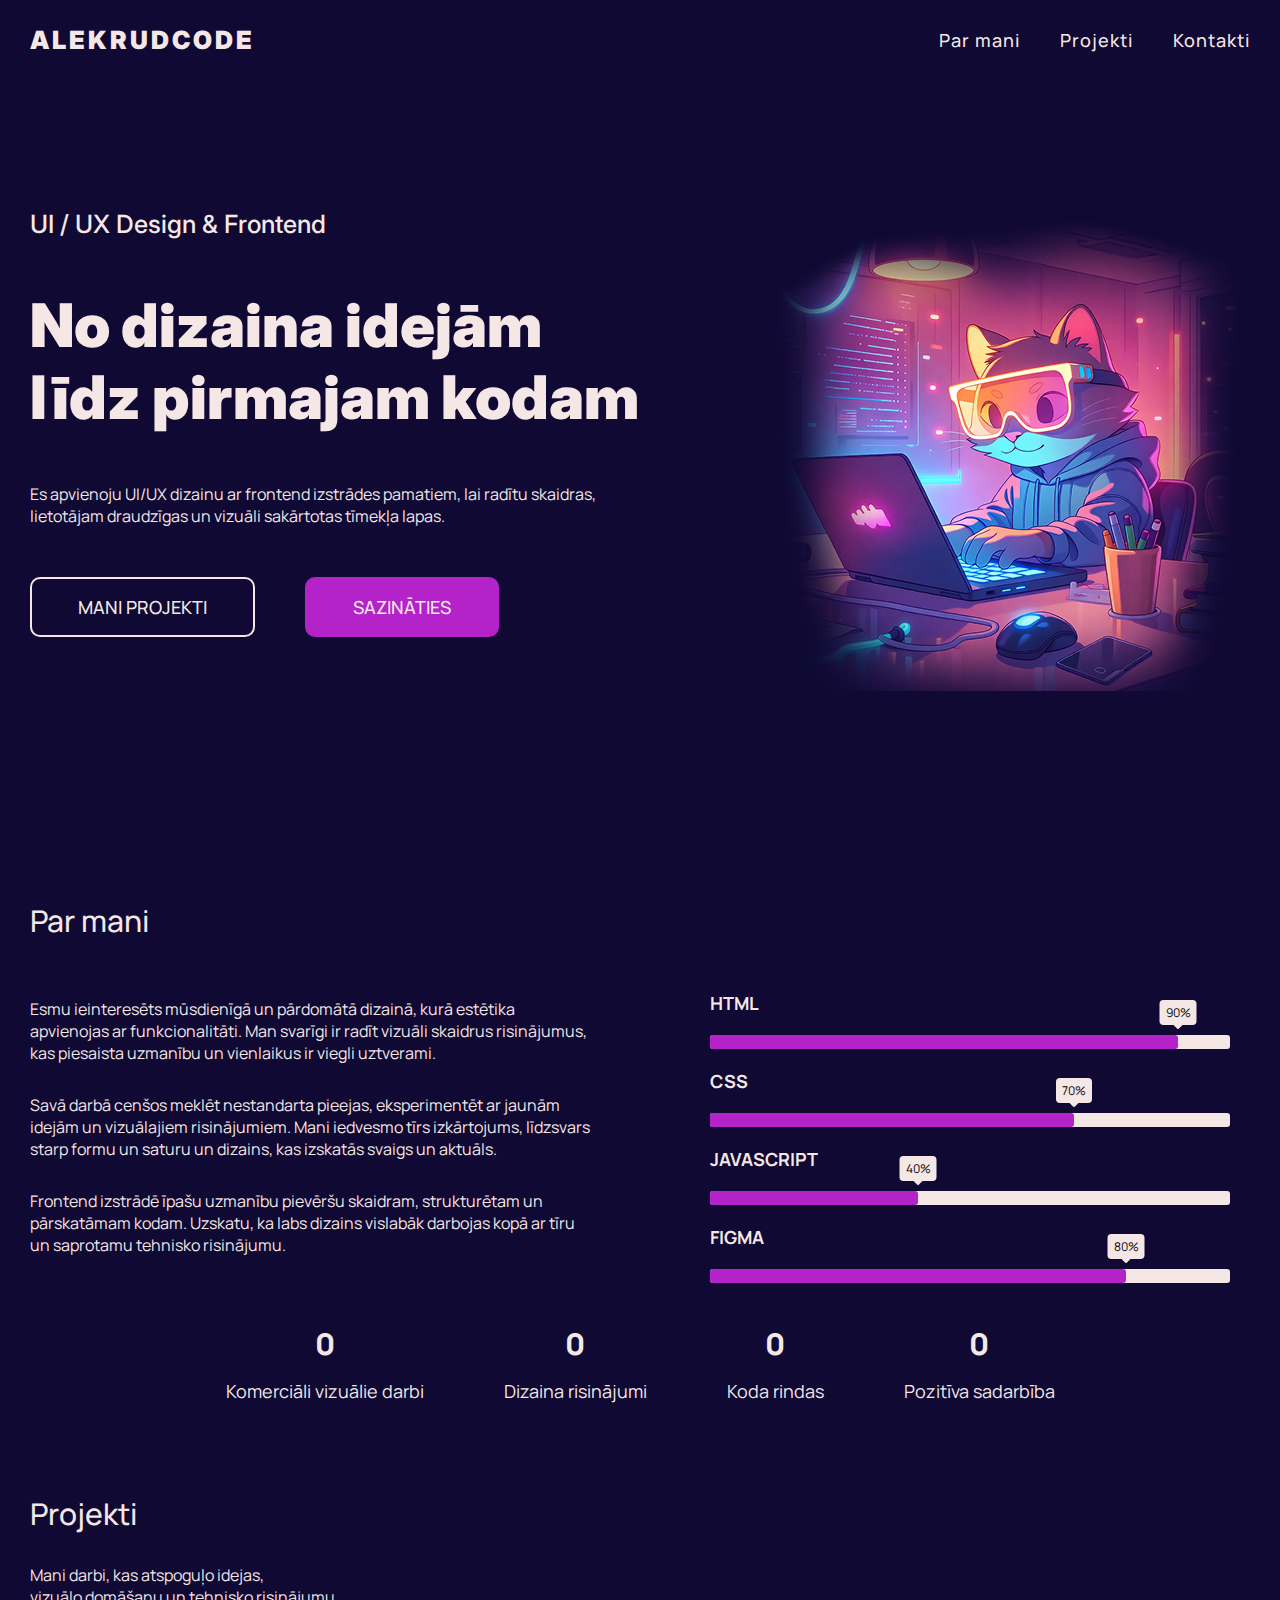
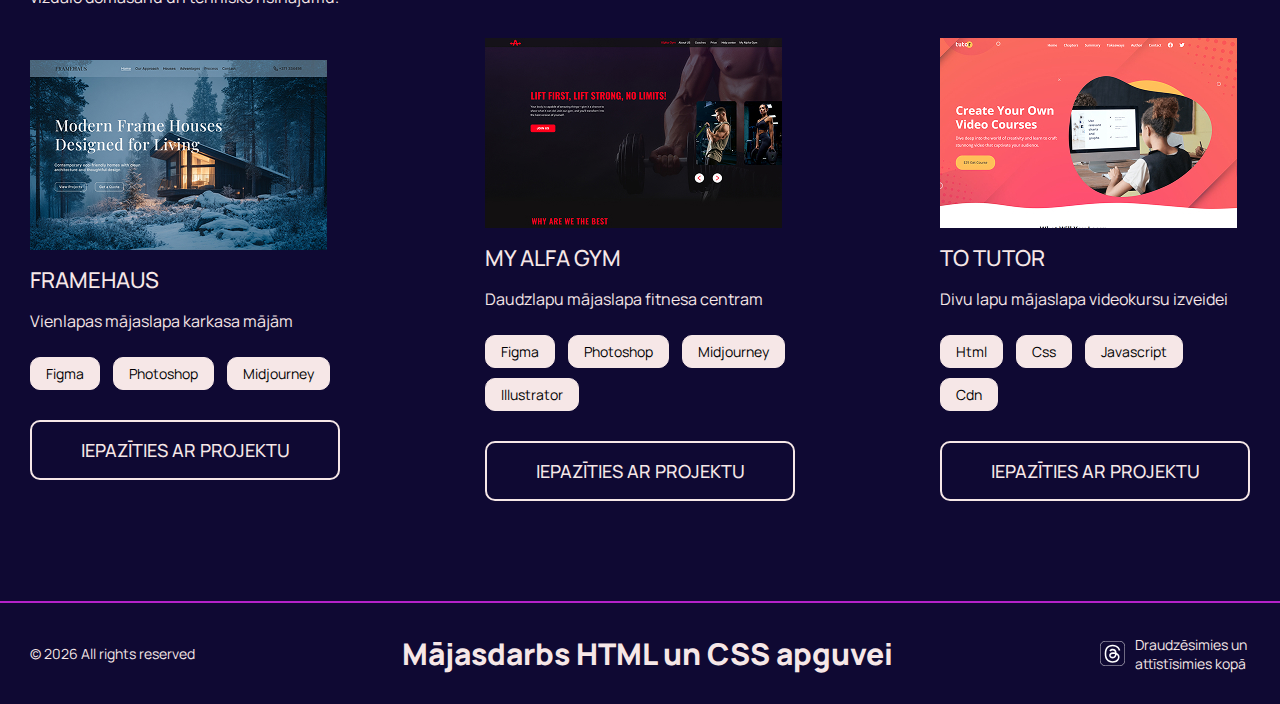
<file: index.html>
<!DOCTYPE html>
<html lang="en">

<head>
  <meta charset="UTF-8">
  <meta name="viewport" content="width=device-width, initial-scale=1.0">
  <meta name="title" content="Frontend & UI/UX Portfolio — Aleksandrs Rudkevics">
  <meta name="description"
    content="Educational frontend project demonstrating UI/UX design principles, responsive layout, animations, and clean HTML/CSS structure.">
  <link rel="preconnect" href="https://fonts.googleapis.com">
  <link rel="preconnect" href="https://fonts.gstatic.com" crossorigin>
  <link
    href="https://fonts.googleapis.com/css2?family=Inter:ital,opsz,wght@0,14..32,100..900;1,14..32,100..900&family=Manrope:wght@200..800&display=swap"
    rel="stylesheet">
  <meta name="author" content="Alek Rudkevica">
  <meta name="keywords" content="frontend, ui ux, web design, html, css, portfolio, responsive design">
  <link rel="stylesheet" href="style.css">
  <link rel="icon" href="img/icon.svg">
  <script src="script.js" defer></script>
  <title>Alekrudcode</title>
</head>

<body>

  <header class="header">
    <div class="container header__container">

      <a href="#" class="header__logo">alekrudcode</a>

      <div class="header__menu-block">

        <div class="header__burger">
          <span></span>
        </div>

        <nav class="header__body">
          <ul class="menu__list">
            <li>
              <a href="#about" class="menu__link">Par mani</a>
            </li>
            <li>
              <a href="#project" class="menu__link">Projekti</a>
            </li>
            <li>
              <a href="contact.html" class="menu__link">Kontakti</a>
            </li>
          </ul>
        </nav>
      </div>

    </div>
  </header>

  <main class="page">

    <section class="hero_section">
      <div class="container">

        <div class="hero-content">

          <div class="hero-text-block">

            <h3 class="hero-sub_title">UI / UX Design & Frontend</h3>

            <h1 class="hero-title">No dizaina idejām līdz pirmajam kodam</h1>

            <p class="hero-text">Es apvienoju UI/UX dizainu ar frontend izstrādes pamatiem,
              lai radītu skaidras, lietotājam draudzīgas un vizuāli sakārtotas
              tīmekļa lapas.</p>

            <div class="hero-btn_block">
              <a href="#" class="btn">Mani projekti</a>
              <a href="#" class="btn_accent">Sazināties</a>
            </div>

          </div>

          <div class="about__me-img-block">
            <img src="img/hero-img.png" alt="Hero img">
          </div>


        </div>

      </div>
    </section>


    <section class="about__me-section" id="about">
      <div class="container">
        <h2 class="title">Par mani</h2>

        <div class="about__me-content">

          <div class="about__me-content_text">
            <p class="about__me-text">
              Esmu ieinteresēts mūsdienīgā un pārdomātā dizainā,
              kurā estētika apvienojas ar funkcionalitāti. Man svarīgi ir radīt vizuāli skaidrus risinājumus, kas
              piesaista uzmanību un vienlaikus ir viegli uztverami.
            </p>

            <p class="about__me-text">
              Savā darbā cenšos meklēt nestandarta pieejas,
              eksperimentēt ar jaunām idejām un vizuālajiem risinājumiem. Mani iedvesmo tīrs izkārtojums, līdzsvars
              starp formu un saturu un dizains, kas izskatās svaigs un aktuāls.
            </p>

            <p class="about__me-text">
              Frontend izstrādē īpašu uzmanību pievēršu
              skaidram, strukturētam un pārskatāmam kodam. Uzskatu, ka labs dizains vislabāk darbojas kopā
              ar tīru un saprotamu tehnisko risinājumu.
            </p>

          </div>

          <div class="about__me-content_skils-block">
            <div class="about__me-content_skill">
              <div class="about__me-content_skill__name">HTML</div>
              <div class="about__me-content_skill__bar">
                <div class="about__me-content_skill-color" color="90%" style="max-width: 90%;"></div>
              </div>
            </div>

            <div class="about__me-content_skill">
              <div class="about__me-content_skill__name">CSS</div>
              <div class="about__me-content_skill__bar">
                <div class="about__me-content_skill-color" color="70%" style="max-width: 70%;"></div>
              </div>
            </div>

            <div class="about__me-content_skill">
              <div class="about__me-content_skill__name">JAVASCRIPT</div>
              <div class="about__me-content_skill__bar">
                <div class="about__me-content_skill-color" color="40%" style="max-width: 40%;"></div>
              </div>
            </div>

            <div class="about__me-content_skill">
              <div class="about__me-content_skill__name">FIGMA</div>
              <div class="about__me-content_skill__bar">
                <div class="about__me-content_skill-color" color="80%" style="max-width: 80%;"></div>
              </div>
            </div>
          </div>

        </div>
        <div class="about__me-date">
          <div class="about__me-date-card">
            <span class="about__me-date-number" data-target="6379">0</span>
            <span class="about__me-date-text">Komerciāli vizuālie darbi</span>
          </div>

          <div class="about__me-date-card">
            <span class="about__me-date-number" data-target="35">0</span>
            <span class="about__me-date-text">Dizaina risinājumi</span>
          </div>

          <div class="about__me-date-card">
            <span class="about__me-date-number" data-target="7000">0</span>
            <span class="about__me-date-text">Koda rindas</span>
          </div>

          <div class="about__me-date-card">
            <span class="about__me-date-number" data-target="6374" data-suffix="+">0</span>
            <span class="about__me-date-text">Pozitīva sadarbība</span>
          </div>
        </div>

      </div>
    </section>

    <section class="about__project" id="project">
      <div class="container">
        <div class="title">Projekti</div>
        <p class="about__project-text">Mani darbi, kas atspoguļo idejas,<br>
          vizuālo domāšanu un tehnisko risinājumu.</p>
        <div class="about__project-card">

          <div class="about__project-item">
            <img src="img/1.jpg" alt="">
            <div class="card_title">FRAMEHAUS</div>
            <p class="card_text">Vienlapas mājaslapa karkasa mājām</p>
            <div class="card__tags">
              <span>Figma</span>
              <span>Photoshop</span>
              <span>Midjourney</span>
            </div>
            <a href="https://www.behance.net/gallery/241940511/FRAMEHAUS-Modern-Frame-House-Website-Concept"
              target="_blank" class="btn">Iepazīties ar projektu</a>
          </div>

          <div class="about__project-item">
            <img src="img/2.jpg" alt="">
            <div class="card_title">MY ALFA GYM</div>
            <p class="card_text">Daudzlapu mājaslapa fitnesa centram</p>
            <div class="card__tags">
              <span>Figma</span>
              <span>Photoshop</span>
              <span>Midjourney</span>
              <span>Illustrator</span>
            </div>
            <a href="https://www.behance.net/gallery/213728077/UiUX-Gym-Web-Design" target="_blank"
              class="btn">Iepazīties ar
              projektu</a>
          </div>

          <div class="about__project-item">
            <img src="img/3.jpg" alt="">
            <div class="card_title">TO TUTOR</div>
            <p class="card_text">Divu lapu mājaslapa videokursu izveidei</p>
            <div class="card__tags">
              <span>Html</span>
              <span>Css</span>
              <span>Javascript</span>
              <span>Cdn</span>
            </div>
            <a href="https://aleksandrgit.github.io/Welcome-To-Tutor/" target="_blank" class="btn">Iepazīties ar
              projektu</a>
          </div>

        </div>
      </div>
    </section>


  </main>

  <footer class="footer">
    <div class="container">
      <div class="footer__content">
        <div class="footer__copy">&#169; 2026 All rights reserved</div>
        <h3 class="footer__sub-title">Mājasdarbs HTML un CSS apguvei</h3>
        <div class="footer__social">
          <a class="footer__link" href="https://www.threads.com/@art__digital_alex?invite=0"><img src="img/threads.svg"
              alt=""></a>
          <p class="footer__p">Draudzēsimies un attīstīsimies kopā</p>
        </div>
      </div>
    </div>
  </footer>



</body>

</html>
</file>
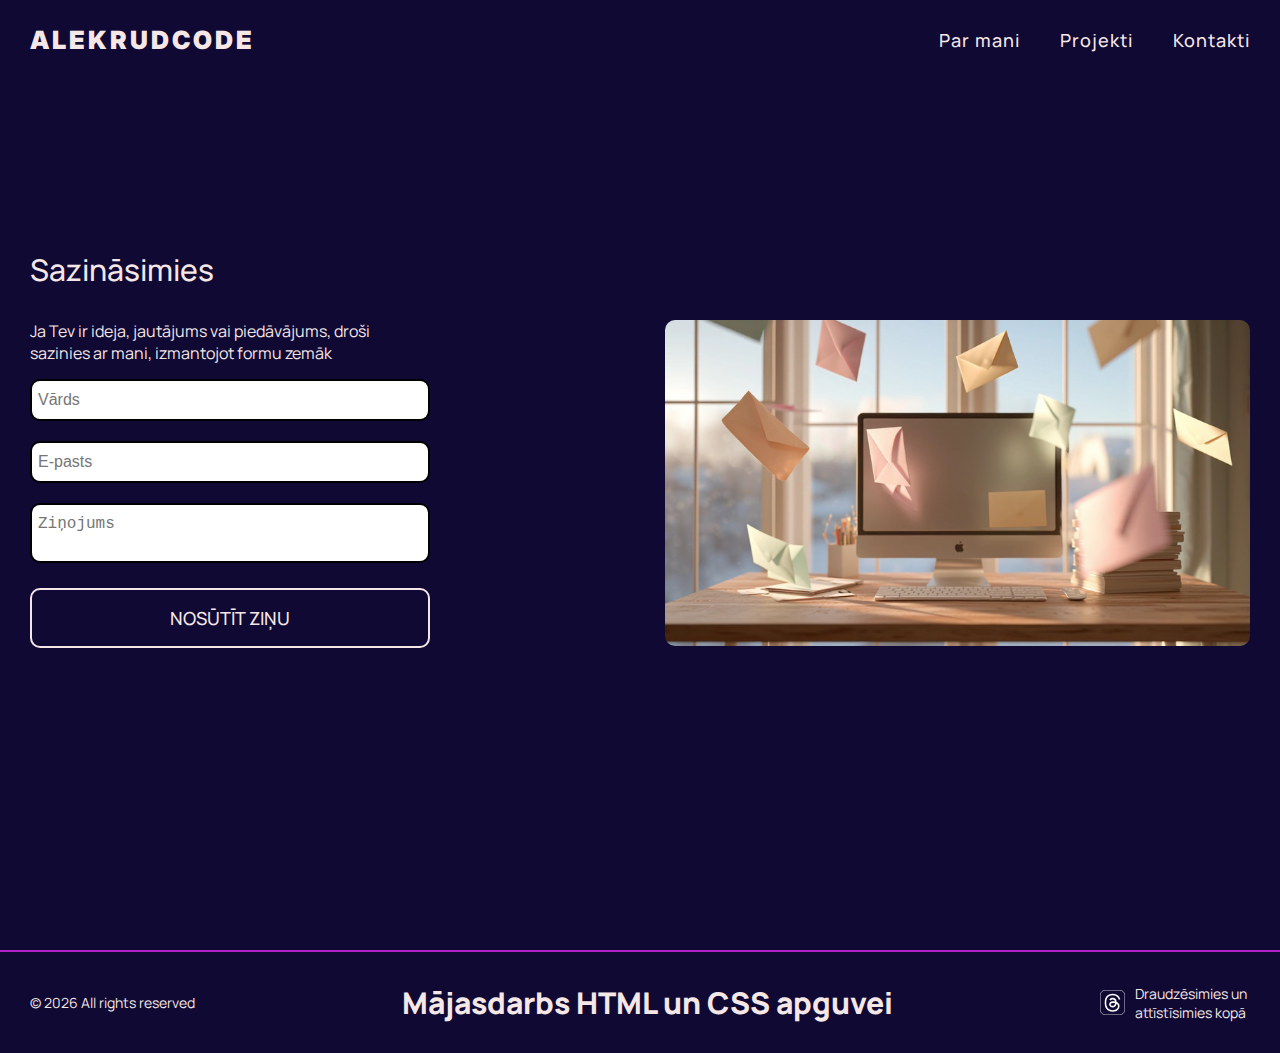
<file: contact.html>
<!DOCTYPE html>
<html lang="en">

<head>
    <meta charset="UTF-8">
    <meta name="viewport" content="width=device-width, initial-scale=1.0">
    <meta name="title" content="Frontend & UI/UX Portfolio — Aleksandrs Rudkevics">
    <meta name="description"
        content="Educational frontend project demonstrating UI/UX design principles, responsive layout, animations, and clean HTML/CSS structure.">
    <link rel="preconnect" href="https://fonts.googleapis.com">
    <link rel="preconnect" href="https://fonts.gstatic.com" crossorigin>
    <link
        href="https://fonts.googleapis.com/css2?family=Inter:ital,opsz,wght@0,14..32,100..900;1,14..32,100..900&family=Manrope:wght@200..800&display=swap"
        rel="stylesheet">
    <meta name="author" content="Alek Rudkevica">
    <meta name="keywords" content="frontend, ui ux, web design, html, css, portfolio, responsive design">
    <link rel="stylesheet" href="style.css">
    <script src="script.js" defer></script>
    <link rel="icon" href="img/icon.svg">
    <title>Alekrudcode</title>
</head>

<body>
    <header class="header">
        <div class="container header__container">

            <a href="#" class="header__logo">alekrudcode</a>

            <div class="header__menu-block">

                <div class="header__burger">
                    <span></span>
                </div>

                <nav class="header__body">
                    <ul class="menu__list">
                        <li>
                            <a href="index.html" class="menu__link">Par mani</a>
                        </li>
                        <li>
                            <a href="index.html" class="menu__link">Projekti</a>
                        </li>
                        <li>
                            <a href="" class="menu__link">Kontakti</a>
                        </li>
                    </ul>
                </nav>
            </div>

        </div>
    </header>

    <main class="page">
        <section class="section__contact">
            <div class="container">
                <div class="title">Sazināsimies</div>

                <div class="contact__block">
                    <form action="">
                        <p class="form__text">
                            Ja Tev ir ideja, jautājums vai piedāvājums,
                            droši sazinies ar mani, izmantojot formu zemāk
                        </p>
                        <input type="text" placeholder="Vārds">
                        <input type="text" placeholder="E-pasts">
                        <textarea name="" id="" placeholder="Ziņojums"></textarea>
                        <a href="" class="btn">Nosūtīt ziņu</a>
                    </form>

                    <div class="contact__video">
                        <video class="video" src="video/video.mp4" autoplay muted loop></video>
                    </div>

                </div>

            </div>
        </section>
    </main>

    <footer class="footer">
        <div class="container">
            <div class="footer__content">
                <div class="footer__copy">&#169; 2026 All rights reserved</div>
                <h3 class="footer__sub-title">Mājasdarbs HTML un CSS apguvei</h3>
                <div class="footer__social">
                    <a class="footer__link" href="https://www.threads.com/@art__digital_alex?invite=0"><img
                            src="img/threads.svg" alt=""></a>
                    <p class="footer__p">Draudzēsimies un attīstīsimies kopā</p>
                </div>
            </div>
        </div>
    </footer>

</body>

</html>
</file>
<file: style.css>
*,
*::after,
*::before {
  margin: 0;
  padding: 0;
  box-sizing: border-box;
}

:root {
  --primary-color: #F6E7E7;
  --accent-color: #B422CA;
  --body-color: #0F0933;
  --body-accent-color: #0F0933;
  --font-size: 16px;
  --line-height: 1.5;
  --title-family: 'Inter', sans-serif;
  --text-family: 'Manrope', sans-serif;
}

html {
  scroll-behavior: smooth;
}

body {
  font-size: var(--font-size);
  /* line-height: var(--line-height); */
  font-family: var(--text-family);
  background: var(--body-color);
}

body.lock {
  overflow: hidden;
}

.container {
  max-width: 1240px;
  margin: 0px auto;
  padding: 0 10px;
}

ul,
ol,
li {
  list-style-type: none;
}

a {
  text-decoration: none;
}

img {
  display: block;
  max-width: 100%;
}

span {
  display: block;
}

.btn {
  display: block;
  text-align: center;
  padding: 16px 46px;
  border: 2px solid var(--primary-color);
  color: var(--primary-color);
  font-size: 18px;
  font-family: var(--text-family);
  font-weight: 500;
  text-transform: uppercase;
  border-radius: 10px;
  transition: all 0.3s ease-out;
}


.btn:hover {
  background-color: var(--primary-color);
  color: var(--body-accent-color);
}

.btn_accent {
  display: block;
  text-align: center;
  padding: 16px 46px;
  border: 2px solid var(--accent-color);
  background-color: var(--accent-color);
  color: var(--primary-color);
  font-size: 18px;
  font-family: var(--text-family);
  font-weight: 500;
  text-transform: uppercase;
  border-radius: 10px;
  transition: all 0.3s ease-out;
}

.btn_accent:hover {
  box-shadow:
    0 0 8px rgba(180, 34, 202, 0.6),
    0 0 20px rgba(180, 34, 202, 0.5),
    0 0 40px rgba(180, 34, 202, 0.4);
  transform: translateY(-2px);
}

/* Header============================================================================================================
=================================================================================================================== */
.header {
  position: fixed;
  left: 0;
  right: 0;
  z-index: 10;
  background-color: var(--body-accent-color);
}

.header__container {
  display: flex;
  align-items: center;
  justify-content: space-between;
  min-height: 80px;
}

.header__logo {
  font-family: var(--title-family);
  font-size: 25px;
  font-weight: 900;
  letter-spacing: 3px;
  color: var(--primary-color);
  text-transform: uppercase;
  z-index: 5;
}

.header__burger {
  display: none;
}

.menu__list {
  display: flex;
  align-items: center;
  gap: 40px;
}

.menu__link {
  position: relative;
  font-size: 18px;
  font-weight: 500;
  color: var(--primary-color);
  letter-spacing: 1px;
  transition: all 0.3s ease-in-out;
}

.menu__link:hover {
  color: var(--accent-color);
}

.menu__link::before {
  content: '';
  position: absolute;
  left: 0;
  bottom: -6px;
  width: 0;
  height: 2px;
  background: var(--primary-color);
  transition: width 0.3s ease-in-out;
}

.menu__link:hover::before {
  width: 100%;
}

/* Hero============================================================================================================
=================================================================================================================== */

.hero_section {
  min-height: 100vh;
  display: flex;
  align-items: center;
}



.hero-content {
  display: grid;
  grid-template-columns: 1fr 1fr;
  width: 100%;
}


.hero-sub_title {
  font-size: 25px;
  font-family: var(--title-family);
  color: var(--primary-color);
  font-weight: 500;
}

.title__box {
  max-width: 670px;
}

.hero-title {
  margin-top: 50px;
  font-size: 60px;
  font-family: var(--title-family);
  color: var(--primary-color);
  font-weight: 900;
  width: 100%;
}

.hero-text {
  margin-top: 50px;
  color: var(--primary-color);
}

.hero-btn_block {
  margin-top: 50px;
  display: flex;
  gap: 50px;
}

.about__me-img-block {
  justify-self: end;
  align-self: center;
}

.about__me-img-block img {
  animation: float 6s ease-in-out infinite;
  will-change: transform;
}

@keyframes float {
  0% {
    transform: translateY(0);
  }

  50% {
    transform: translateY(-20px);
  }

  100% {
    transform: translateY(0);
  }
}

/* About me============================================================================================================
=================================================================================================================== */
.about__me-section {
  padding-bottom: 40px;
}

.title {
  font-weight: var(--title-family);
  color: var(--primary-color);
  font-size: 30px;
  font-weight: 500;
  margin-bottom: 30px;
}

.about__me-content {
  display: grid;
  grid-template-columns: repeat(2, 1fr);
  align-items: center;
  gap: 100px
}


.about__me-text {
  font-size: 16px;
  color: var(--primary-color);
  margin-bottom: 30px;
}

.about__me-text:last-child {
  margin: 0;
}

.about__me-content_skils-block {
  width: 100%;
  max-width: 600px;
  padding: 0 20px;

}

.about__me-content_skill__name {
  font-size: 18px;
  color: var(--primary-color);
  font-weight: 700;
  text-transform: uppercase;
  margin: 20px 0px;

}

.about__me-content_skill__bar {
  height: 14px;
  background-color: var(--primary-color);
  border-radius: 3px;
}

.about__me-content_skill-color {
  height: 14px;
  background: var(--accent-color);
  border-radius: 3px;
  position: relative;
}

.about__me-content_skill-color::before {
  content: attr(color);
  position: absolute;
  padding: 4px 6px;
  background: var(--primary-color);
  border-radius: 4px;
  font-size: 12px;
  top: -35px;
  right: 0;
  transform: translateX(50%);
}

.about__me-content_skill-color::after {
  content: "";
  position: absolute;
  width: 7px;
  height: 7px;
  background: var(--primary-color);
  top: -14px;
  right: 0;
  transform: translateX(50%) rotate(45deg);
  border-radius: 1px;

}

.about__me-date {
  margin-top: 40px;
  display: flex;
  justify-content: center;
  align-items: center;
  flex-wrap: wrap;
  gap: 80px;
  text-align: center;
}

.about__me-date-number {
  font-size: 30px;
  font-weight: 900;
  color: var(--primary-color);
}

.about__me-date-text {
  margin-top: 15px;
  font-size: 18px;
  color: var(--primary-color);
}

/* Media============================================================================================================
=================================================================================================================== */


.about__project {
  padding: 50px 0;
}

.about__project-text {
  color: var(--primary-color);
  margin-bottom: 30px;
}

.about__project-card {
  display: flex;
  flex-wrap: wrap;
  justify-content: space-between;
  align-items: center;
  gap: 50px;
}

.about__project-item {
  max-width: 310px;
  width: 100%;
}

.card_title {
  margin-top: 15px;
  font-size: 22px;
  color: var(--primary-color);
  font-weight: 500;
}

.card_text {
  font-size: 16px;
  margin-top: 15px;
  color: var(--primary-color);
  font-weight: 400;
}

.card__tags {
  display: block;
  margin: 15px 0px;
}

.card__tags span {
  display: inline-block;
  border: 1px solid var(--primary-color);
  padding: 6px 15px;
  margin-right: 10px;
  font-size: 14px;
  margin-top: 10px;
  border-radius: 10px;
  background: var(--primary-color);
}

.about__project .btn {
  margin-top: 30px;
}




/* Sazinaties */

.section__contact {
  min-height: 100vh;
  width: 100%;
  display: flex;
  justify-content: center;
  align-items: center;
}


.contact__block {
  display: grid;
  grid-template-columns: repeat(2, 1fr);
  gap: 50px;
}

form {
  max-width: 400px;
}

input,
textarea {
  width: 100%;
  font-size: 16px;
  padding: 10px 6px;
  border-radius: 10px;
  border: 2px solid;
  margin-bottom: 20px;
  outline: none;
}

textarea {
  resize: none;
}

textarea:hover,
input:hover {
  border-color: var(--accent-color);
  box-shadow: 0 0 0 2px rgba(180, 34, 202, 0.25);
}

textarea:focus,
input:focus {
  outline: var(--accent-color);
  box-shadow: 0 0 0 2px rgba(180, 34, 202, 0.25);
}

.form__text {
  font-size: 16px;
  color: var(--primary-color);
  margin-bottom: 15px;
}

.contact__video {
  justify-self: center;
  align-self: center;
}

/* Footer============================================================================================================
=================================================================================================================== */

.footer {
  margin-top: 50px;
  border-top: 2px solid var(--accent-color);
  padding: 30px 0px;
}

.footer__content {
  display: flex;
  justify-content: space-between;
  align-items: center;

}

.footer__copy {
  font-size: 14px;
  color: var(--primary-color);
}

.footer__social {
  max-width: 150px;
  width: 100%;
  display: flex;
  align-items: center;
  gap: 10px;
}

.footer__sub-title {
  font-size: 30px;
  color: var(--primary-color);
  font-weight: 900;
}

.footer__p {
  color: var(--primary-color);
  font-size: 14px;
}

video {
  border-radius: 10px;
  max-width: 600px;
  width: 100%;
}


/* Media============================================================================================================
=================================================================================================================== */

@media(max-width:1233px) {
  video {
    width: 400px;
  }
}

@media(max-width:1240px) {
  .hero-title {
    font-size: 40px;
  }

  .hero-sub_title {
    font-size: 20px;
  }

  .hero-btn_block {
    flex-direction: column;
    gap: 20px;
  }

  .about__project-card {
    display: flex;
    flex-wrap: wrap;
    justify-content: space-around;
    align-items: center;
    gap: 50px;
  }

  .footer__sub-title {
    font-size: 25px;
  }

}

@media(max-width:850px) {
  .contact__block {
    display: grid;
    grid-template-columns: 1fr;
    gap: 70px;
  }

  .hero-content {
    margin-top: 200px;
    grid-template-columns: 1fr;
    gap: 40px;
  }

  .about__me-section {
    padding-top: 80px;
  }

  .about__me-img-block {
    justify-self: center;
    order: -1
  }

  .about__me-content {
    display: grid;
    grid-template-columns: 1fr;
    align-items: center;
    gap: 60px
  }

  .footer__sub-title {
    font-size: 20px;
  }

}

@media(max-width:700px) {

  .header__burger {
    position: relative;
    display: block;
    width: 30px;
    height: 18px;
    cursor: pointer;
    z-index: 10;
  }

  .header__burger span,
  .header__burger::before,
  .header__burger::after {
    left: 0;
    position: absolute;
    height: 10%;
    width: 100%;
    transition: all 0.3s ease;
    background-color: var(--primary-color);
  }

  .header__burger::before,
  .header__burger::after {
    content: "";
  }

  .header__burger span {
    top: 50%;
    transform: scale(1) translate(0px, -50%);
  }

  .header__burger::before {
    top: 0;
  }

  .header__burger::after {
    bottom: 0;
  }

  .header__burger._active span {
    transform: scale(0) translate(0px, -50%);
  }

  .header__burger._active::before {
    top: 50%;
    transform: rotate(-45deg) translate(0px, -50%);
  }

  .header__burger._active::after {
    bottom: 50%;
    transform: rotate(45deg) translate(0px, 50%);
  }

  .header__body {
    position: fixed;
    top: 0;
    left: -100%;
    width: 100%;
    height: 100%;
    background-color: var(--body-color);
    padding: 100px 30px 30px 30px;
    transition: left 0.3s ease;
    overflow: auto;
  }

  .header__body::before {
    content: '';
    position: fixed;
    width: 100%;
    top: 0;
    left: 0;
    height: 80px;
    background-color: var(--body-accent-color);
    z-index: 2;
  }

  .header__body._active {
    left: 0;
  }

  .menu__list {
    flex-direction: column;
    font-size: 40px;
    gap: 30px;
  }

  .footer__content {
    flex-wrap: wrap;
    gap: 20px;

  }

  .footer__copy {
    order: 3;
  }

  .section__contact {
    padding-top: 80px;
  }

}

@media(max-width:450px) {
  video {
    max-width: 330px;

  }
}
</file>
